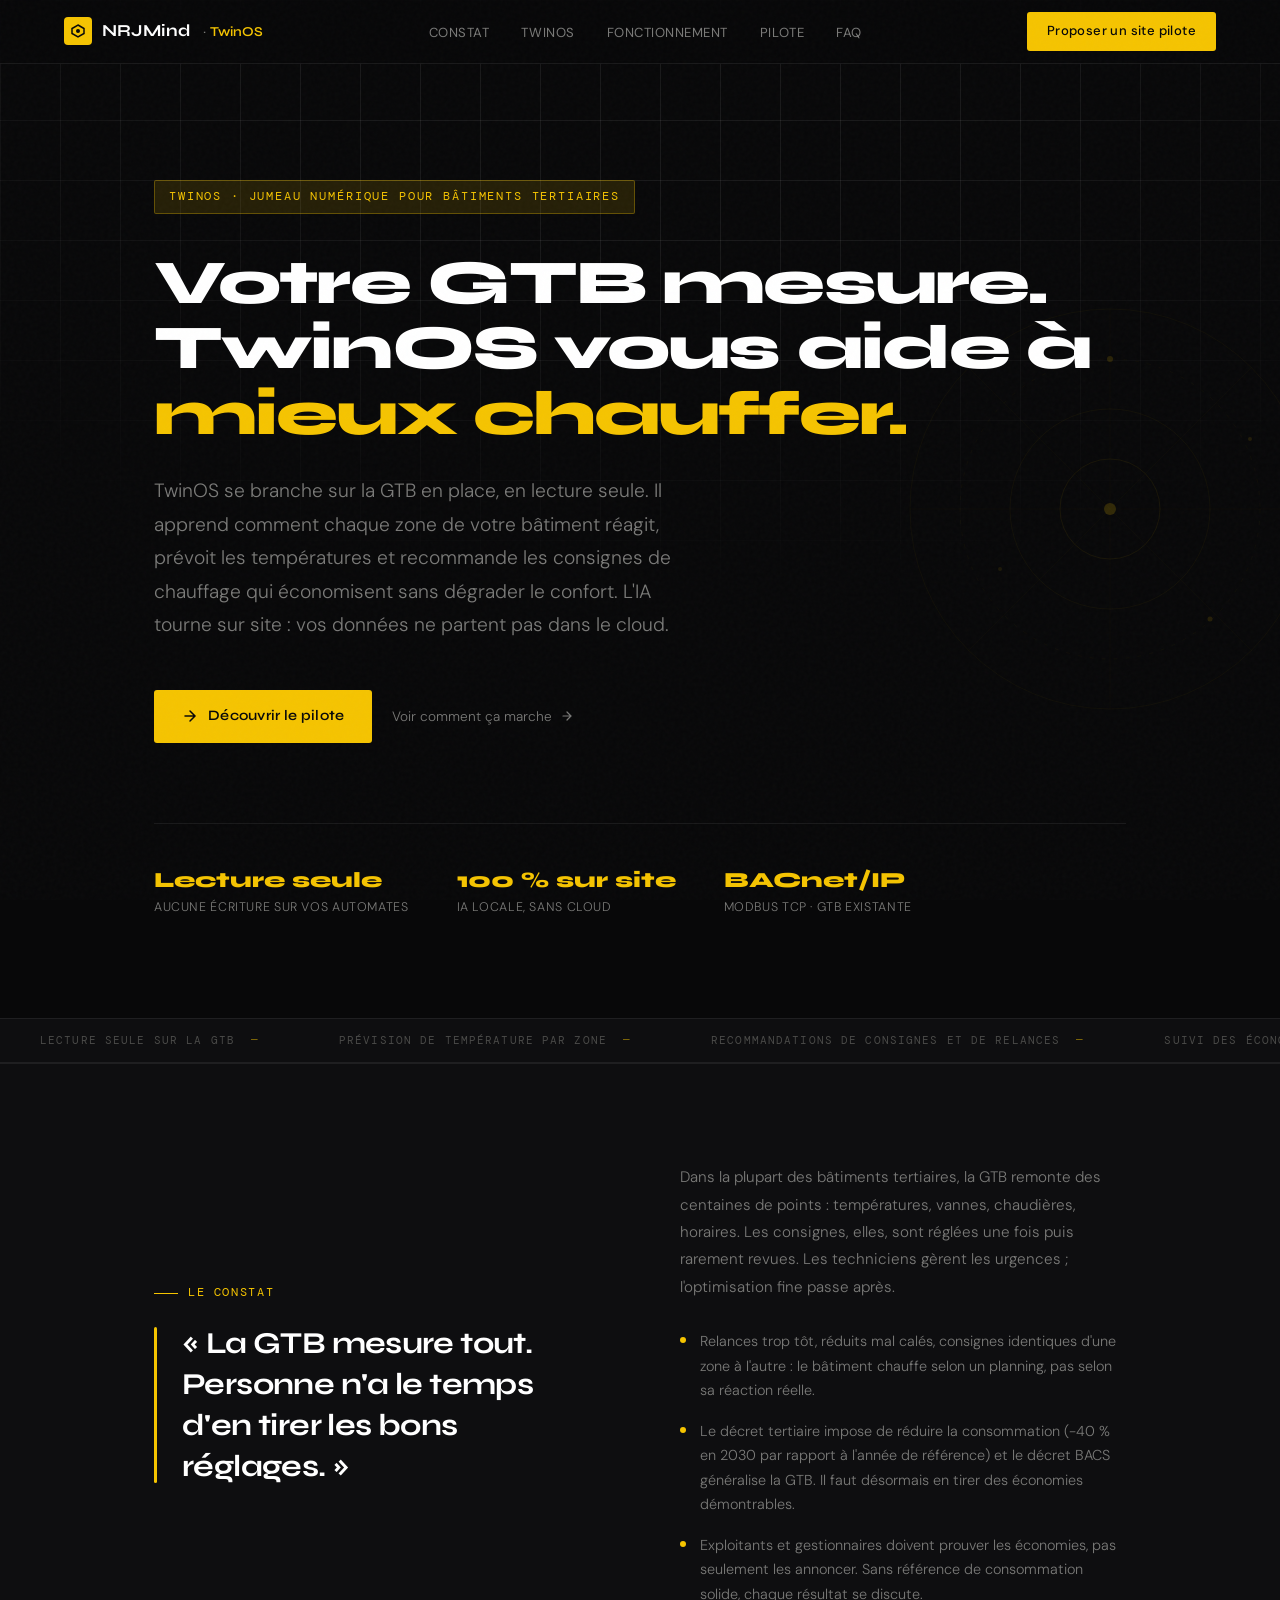
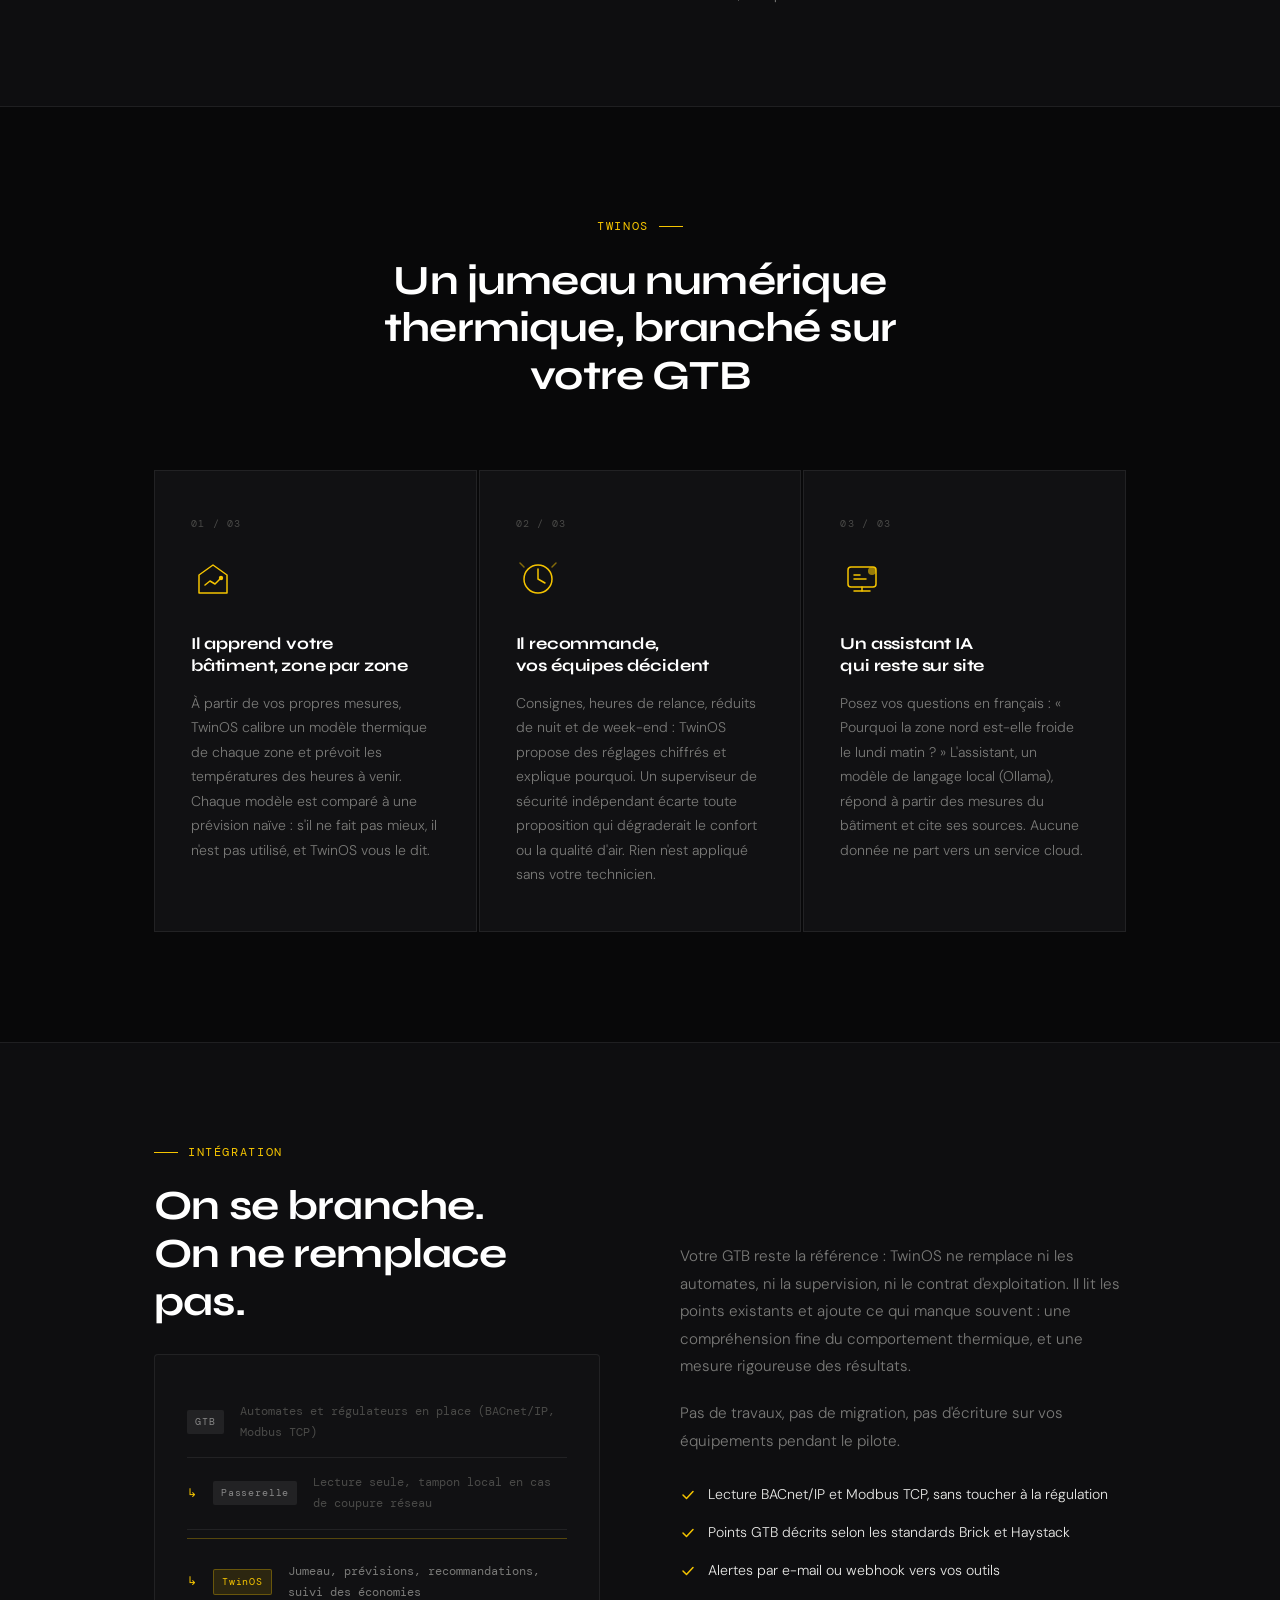
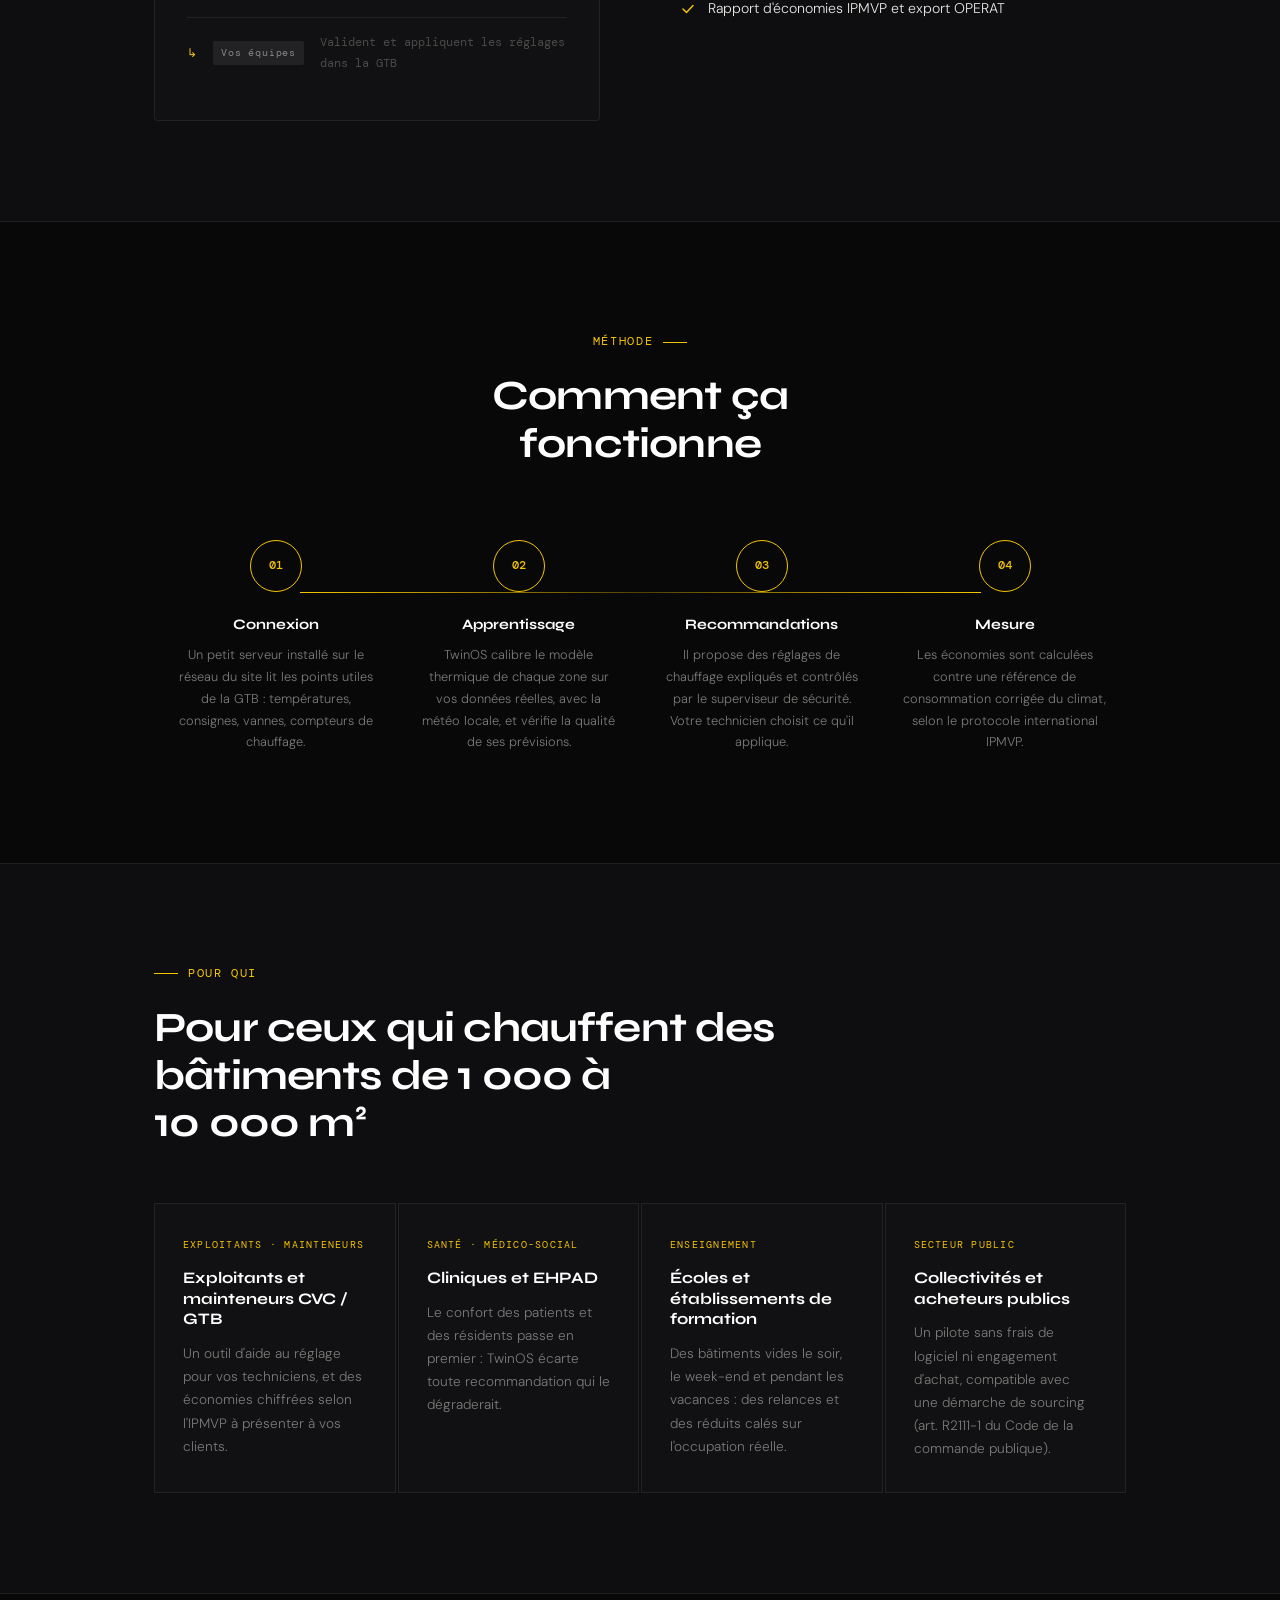
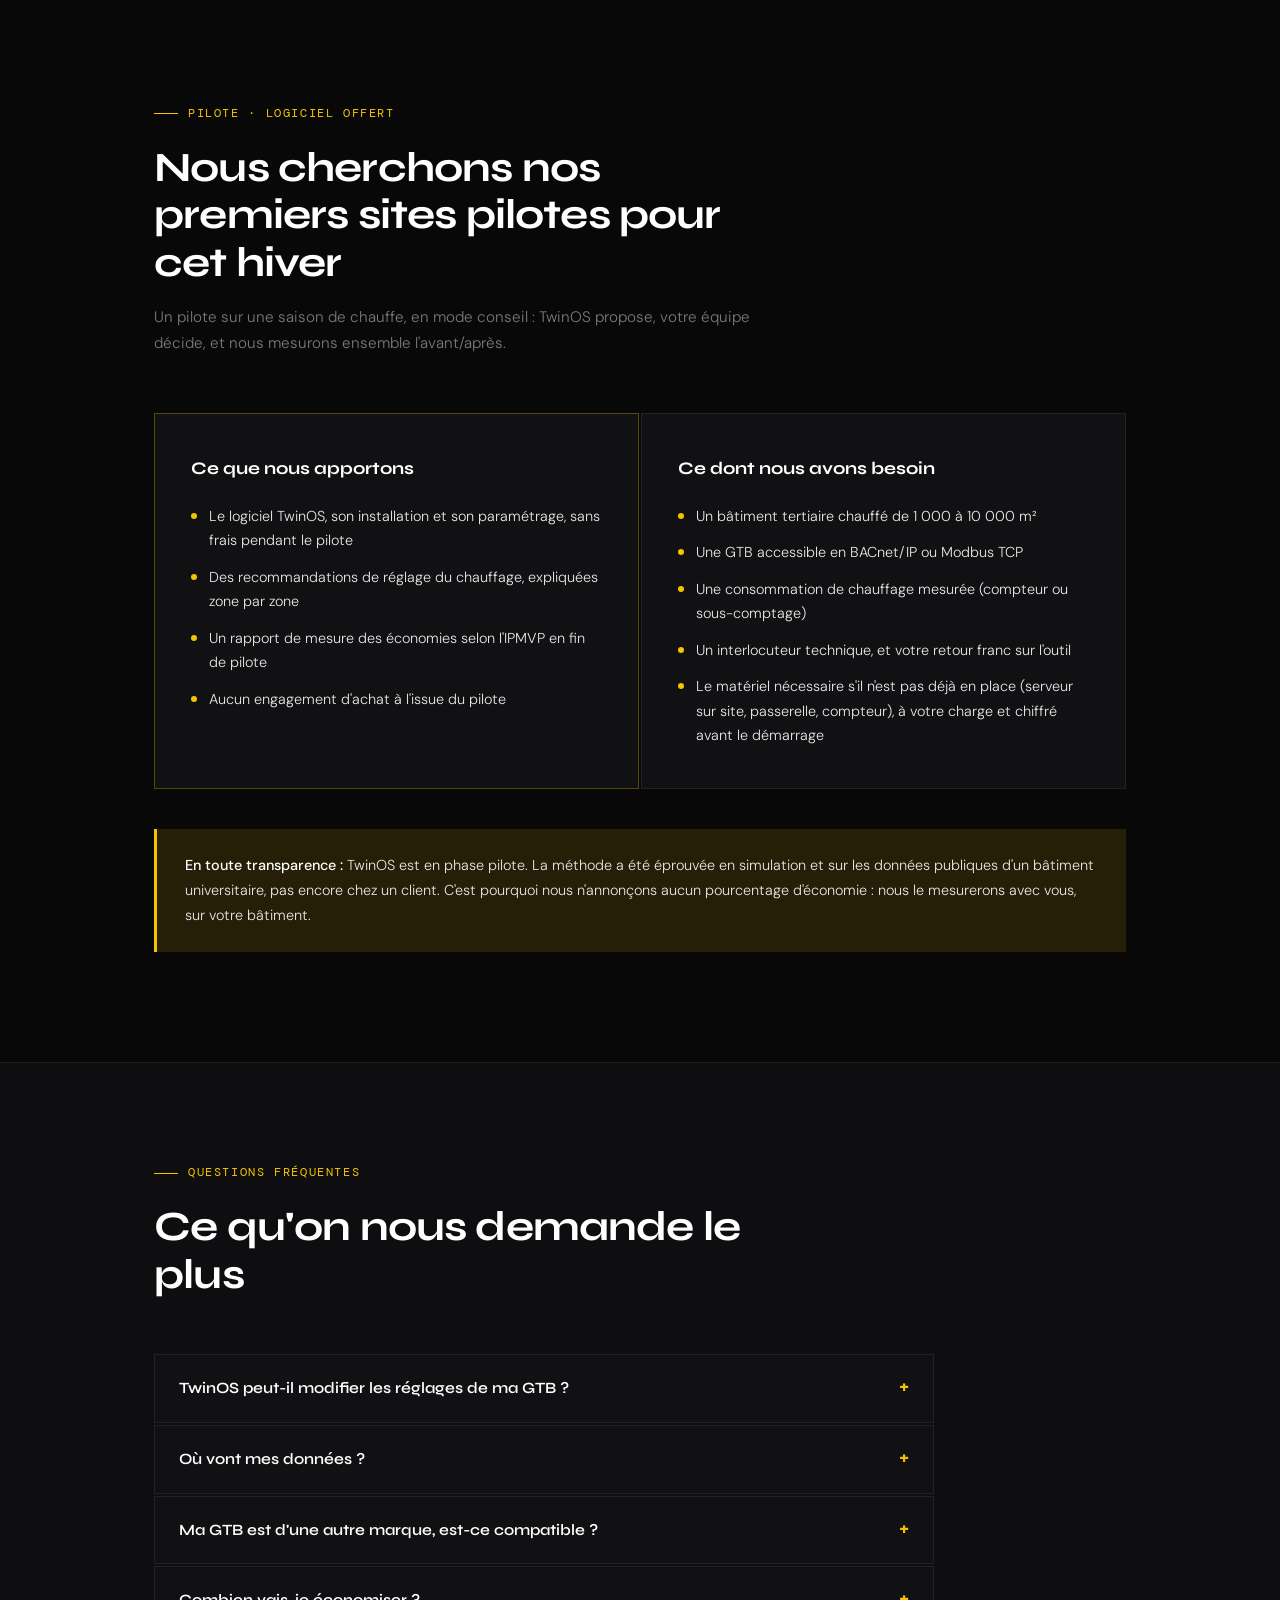
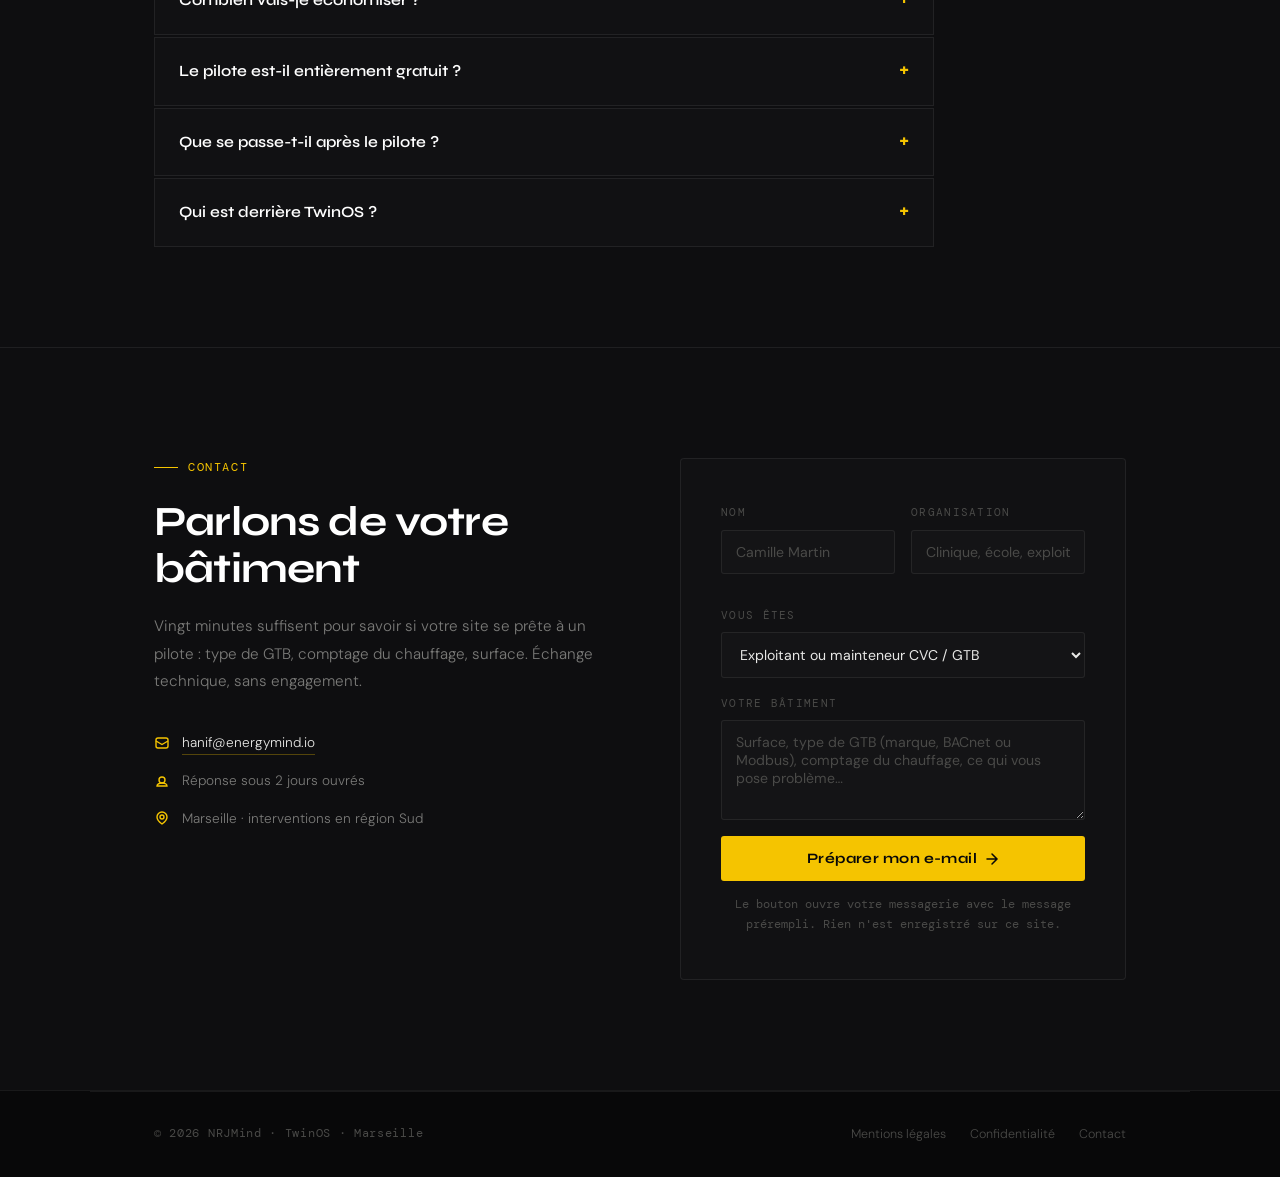
<file: index.html>
<!DOCTYPE html>
<html lang="fr">
<head>
<meta charset="UTF-8">
<meta name="viewport" content="width=device-width, initial-scale=1.0">
<title>TwinOS par NRJMind · Jumeau numérique pour le chauffage des bâtiments tertiaires</title>
<meta name="description" content="TwinOS se branche sur la GTB existante (BACnet/IP, Modbus TCP) en lecture seule, apprend la dynamique thermique de chaque zone et recommande les consignes de chauffage. IA locale, sans cloud. Pilote cet hiver, logiciel offert.">
<link rel="canonical" href="https://energymind.io/">
<meta property="og:type" content="website">
<meta property="og:url" content="https://energymind.io/">
<meta property="og:title" content="TwinOS par NRJMind · Jumeau numérique de chauffage pour bâtiments tertiaires">
<meta property="og:description" content="Branché sur votre GTB, en lecture seule. Prévisions par zone, recommandations de consignes, suivi des économies IPMVP. IA locale, sans cloud.">
<meta property="og:locale" content="fr_FR">
<meta name="theme-color" content="#080809">
<link rel="icon" href="data:image/svg+xml,%3Csvg xmlns='http://www.w3.org/2000/svg' viewBox='0 0 16 16'%3E%3Crect width='16' height='16' rx='3' fill='%23F5C400'/%3E%3Cpath d='M8 3L13 5.9V10.1L8 13L3 10.1V5.9L8 3Z' fill='none' stroke='%23080809' stroke-width='1.3'/%3E%3Ccircle cx='8' cy='8' r='1.7' fill='%23080809'/%3E%3C/svg%3E">
<link rel="preload" href="fonts/syne.woff2" as="font" type="font/woff2" crossorigin>
<link rel="preload" href="fonts/dmsans.woff2" as="font" type="font/woff2" crossorigin>
<link rel="stylesheet" href="style.css">
</head>
<body>

<!-- ─── NAV ─── -->
<nav>
  <a href="#" class="nav-logo" aria-label="NRJMind, accueil">
    <span class="logo-mark" aria-hidden="true">
      <svg width="16" height="16" viewBox="0 0 16 16" fill="none">
        <path d="M8 2L14 5.5V10.5L8 14L2 10.5V5.5L8 2Z" stroke="#080809" stroke-width="1.5"/>
        <circle cx="8" cy="8" r="2" fill="#080809"/>
      </svg>
    </span>
    NRJMind <span class="product">· <b>TwinOS</b></span>
  </a>
  <ul class="nav-links">
    <li><a href="#problem">Constat</a></li>
    <li><a href="#solution">TwinOS</a></li>
    <li><a href="#how">Fonctionnement</a></li>
    <li><a href="#pilote">Pilote</a></li>
    <li><a href="#faq">FAQ</a></li>
  </ul>
  <a href="#contact" class="nav-cta">Proposer un site pilote</a>
</nav>

<main>
<!-- ─── HERO ─── -->
<section id="hero">
  <div class="grid-bg"></div>
  <div class="hero-deco" aria-hidden="true">
    <div class="hero-deco-inner">
      <svg viewBox="0 0 420 420" fill="none" xmlns="http://www.w3.org/2000/svg" width="100%" height="100%">
        <circle cx="210" cy="210" r="200" stroke="rgba(245,196,0,0.1)" stroke-width="1"/>
        <circle cx="210" cy="210" r="150" stroke="rgba(245,196,0,0.08)" stroke-width="1" stroke-dasharray="4 8"/>
        <circle cx="210" cy="210" r="100" stroke="rgba(245,196,0,0.12)" stroke-width="1"/>
        <circle cx="210" cy="210" r="50" stroke="rgba(245,196,0,0.2)" stroke-width="1"/>
        <circle cx="210" cy="210" r="6" fill="rgba(245,196,0,0.5)"/>
        <line x1="210" y1="10" x2="210" y2="410" stroke="rgba(245,196,0,0.05)" stroke-width="1"/>
        <line x1="10" y1="210" x2="410" y2="210" stroke="rgba(245,196,0,0.05)" stroke-width="1"/>
        <line x1="68" y1="68" x2="352" y2="352" stroke="rgba(245,196,0,0.05)" stroke-width="1"/>
        <line x1="352" y1="68" x2="68" y2="352" stroke="rgba(245,196,0,0.05)" stroke-width="1"/>
        <circle cx="210" cy="60" r="3" fill="rgba(245,196,0,0.4)"/>
        <circle cx="350" cy="140" r="2" fill="rgba(245,196,0,0.3)"/>
        <circle cx="310" cy="320" r="2.5" fill="rgba(245,196,0,0.35)"/>
        <circle cx="100" cy="270" r="2" fill="rgba(245,196,0,0.25)"/>
      </svg>
    </div>
  </div>

  <div class="hero-inner">
    <span class="hero-tag">TwinOS · Jumeau numérique pour bâtiments tertiaires</span>
    <h1 class="hero-title">
      Votre GTB mesure.<br>
      TwinOS vous aide à<br>
      <span class="accent">mieux chauffer.</span>
    </h1>
    <p class="hero-sub">
      TwinOS se branche sur la GTB en place, en lecture seule. Il apprend comment chaque zone de votre bâtiment réagit, prévoit les températures et recommande les consignes de chauffage qui économisent sans dégrader le confort. L'IA tourne sur site : vos données ne partent pas dans le cloud.
    </p>
    <div class="hero-actions">
      <a href="#pilote" class="btn-primary">
        <svg width="16" height="16" viewBox="0 0 16 16" fill="none" aria-hidden="true">
          <path d="M8 3L13 8L8 13M3 8H13" stroke="currentColor" stroke-width="1.5" stroke-linecap="round"/>
        </svg>
        Découvrir le pilote
      </a>
      <a href="#how" class="btn-ghost">
        Voir comment ça marche
        <svg width="14" height="14" viewBox="0 0 14 14" fill="none" aria-hidden="true">
          <path d="M3 7H11M7 3L11 7L7 11" stroke="currentColor" stroke-width="1.2" stroke-linecap="round"/>
        </svg>
      </a>
    </div>
    <div class="hero-stats">
      <div>
        <div class="stat-num small">Lecture seule</div>
        <div class="stat-label">Aucune écriture sur vos automates</div>
      </div>
      <div>
        <div class="stat-num small">100&nbsp;%&nbsp;sur site</div>
        <div class="stat-label">IA locale, sans cloud</div>
      </div>
      <div>
        <div class="stat-num small">BACnet/IP</div>
        <div class="stat-label">Modbus TCP · GTB existante</div>
      </div>
    </div>
  </div>
</section>

<!-- ─── TICKER ─── -->
<div class="ticker-wrap" aria-hidden="true">
  <div class="ticker">
    <span class="ticker-item">Lecture seule sur la GTB <span class="sep">—</span></span>
    <span class="ticker-item">Prévision de température par zone <span class="sep">—</span></span>
    <span class="ticker-item">Recommandations de consignes et de relances <span class="sep">—</span></span>
    <span class="ticker-item">Suivi des économies selon l'IPMVP <span class="sep">—</span></span>
    <span class="ticker-item">Export pour la déclaration OPERAT <span class="sep">—</span></span>
    <span class="ticker-item">Aucune donnée envoyée vers l'extérieur <span class="sep">—</span></span>
    <span class="ticker-item">Lecture seule sur la GTB <span class="sep">—</span></span>
    <span class="ticker-item">Prévision de température par zone <span class="sep">—</span></span>
    <span class="ticker-item">Recommandations de consignes et de relances <span class="sep">—</span></span>
    <span class="ticker-item">Suivi des économies selon l'IPMVP <span class="sep">—</span></span>
    <span class="ticker-item">Export pour la déclaration OPERAT <span class="sep">—</span></span>
    <span class="ticker-item">Aucune donnée envoyée vers l'extérieur <span class="sep">—</span></span>
  </div>
</div>

<!-- ─── PROBLEM ─── -->
<section id="problem">
  <div class="container">
    <div class="problem-inner">
      <div class="reveal">
        <div class="label">Le constat</div>
        <blockquote class="problem-quote">
          « La GTB mesure tout. Personne n'a le temps d'en tirer les bons réglages. »
        </blockquote>
      </div>
      <div class="reveal">
        <p class="problem-body">
          Dans la plupart des bâtiments tertiaires, la GTB remonte des centaines de points : températures, vannes, chaudières, horaires. Les consignes, elles, sont réglées une fois puis rarement revues. Les techniciens gèrent les urgences ; l'optimisation fine passe après.
        </p>
        <div class="problem-points">
          <div class="problem-point">
            <span class="dot"></span>
            <span>Relances trop tôt, réduits mal calés, consignes identiques d'une zone à l'autre : le bâtiment chauffe selon un planning, pas selon sa réaction réelle.</span>
          </div>
          <div class="problem-point">
            <span class="dot"></span>
            <span>Le décret tertiaire impose de réduire la consommation (−40&nbsp;% en 2030 par rapport à l'année de référence) et le décret BACS généralise la GTB. Il faut désormais en tirer des économies démontrables.</span>
          </div>
          <div class="problem-point">
            <span class="dot"></span>
            <span>Exploitants et gestionnaires doivent prouver les économies, pas seulement les annoncer. Sans référence de consommation solide, chaque résultat se discute.</span>
          </div>
        </div>
      </div>
    </div>
  </div>
</section>

<!-- ─── SOLUTION ─── -->
<section id="solution">
  <div class="container">
    <div class="solution-header reveal">
      <div class="label">TwinOS</div>
      <h2>Un jumeau numérique thermique, branché sur votre GTB</h2>
    </div>
    <div class="pillars">

      <div class="pillar reveal">
        <div class="pillar-num">01 / 03</div>
        <svg class="pillar-icon" viewBox="0 0 44 44" fill="none" stroke="currentColor" stroke-width="1.5" aria-hidden="true">
          <path d="M8 36V18L22 8L36 18V36Z" stroke-linejoin="round"/>
          <path d="M14 28 L19 24 L24 27 L30 21" stroke-linecap="round" stroke-linejoin="round"/>
          <circle cx="30" cy="21" r="2.2" fill="currentColor" stroke="none"/>
        </svg>
        <h3>Il apprend votre<br>bâtiment, zone par zone</h3>
        <p>À partir de vos propres mesures, TwinOS calibre un modèle thermique de chaque zone et prévoit les températures des heures à venir. Chaque modèle est comparé à une prévision naïve : s'il ne fait pas mieux, il n'est pas utilisé, et TwinOS vous le dit.</p>
      </div>

      <div class="pillar reveal">
        <div class="pillar-num">02 / 03</div>
        <svg class="pillar-icon" viewBox="0 0 44 44" fill="none" stroke="currentColor" stroke-width="1.5" aria-hidden="true">
          <circle cx="22" cy="22" r="14"/>
          <path d="M22 12V22L29 26" stroke-linecap="round" stroke-linejoin="round"/>
          <path d="M36 10L40 6 M8 10L4 6" stroke-linecap="round" opacity="0.5"/>
        </svg>
        <h3>Il recommande,<br>vos équipes décident</h3>
        <p>Consignes, heures de relance, réduits de nuit et de week-end : TwinOS propose des réglages chiffrés et explique pourquoi. Un superviseur de sécurité indépendant écarte toute proposition qui dégraderait le confort ou la qualité d'air. Rien n'est appliqué sans votre technicien.</p>
      </div>

      <div class="pillar reveal">
        <div class="pillar-num">03 / 03</div>
        <svg class="pillar-icon" viewBox="0 0 44 44" fill="none" stroke="currentColor" stroke-width="1.5" aria-hidden="true">
          <rect x="8" y="10" width="28" height="20" rx="3"/>
          <path d="M14 34 L30 34" stroke-linecap="round"/>
          <path d="M22 30 L22 34" stroke-linecap="round"/>
          <path d="M14 18 L20 18 M14 22 L26 22" stroke-linecap="round"/>
          <circle cx="32" cy="14" r="4" fill="currentColor" stroke="none" opacity="0.6"/>
        </svg>
        <h3>Un assistant IA<br>qui reste sur site</h3>
        <p>Posez vos questions en français : « Pourquoi la zone nord est-elle froide le lundi matin ? » L'assistant, un modèle de langage local (Ollama), répond à partir des mesures du bâtiment et cite ses sources. Aucune donnée ne part vers un service cloud.</p>
      </div>

    </div>
  </div>
</section>

<!-- ─── INTÉGRATION ─── -->
<section id="gmao">
  <div class="container">
    <div class="gmao-inner">
      <div class="gmao-visual reveal">
        <div class="label">Intégration</div>
        <h2 style="margin-bottom: 28px;">On se branche.<br>On ne remplace pas.</h2>
        <div class="gmao-diagram">
          <div class="diag-row">
            <span class="diag-badge gmao-tag">GTB</span>
            <span style="flex:1; color: var(--text-dim);">Automates et régulateurs en place (BACnet/IP, Modbus TCP)</span>
          </div>
          <div class="diag-row">
            <span class="diag-arrow">↳</span>
            <span class="diag-badge gmao-tag">Passerelle</span>
            <span style="flex:1; color: var(--text-dim);">Lecture seule, tampon local en cas de coupure réseau</span>
          </div>
          <div class="diag-row" style="border-bottom: 1px solid var(--gold-border); margin: 8px 0; padding: 0;"></div>
          <div class="diag-row">
            <span class="diag-arrow">↳</span>
            <span class="diag-badge em-tag">TwinOS</span>
            <span style="flex:1; color: var(--text-muted);">Jumeau, prévisions, recommandations, suivi des économies</span>
          </div>
          <div class="diag-row">
            <span class="diag-arrow">↳</span>
            <span class="diag-badge gmao-tag">Vos équipes</span>
            <span style="flex:1; color: var(--text-dim);">Valident et appliquent les réglages dans la GTB</span>
          </div>
        </div>
      </div>
      <div class="gmao-content reveal">
        <p>
          Votre GTB reste la référence : TwinOS ne remplace ni les automates, ni la supervision, ni le contrat d'exploitation. Il lit les points existants et ajoute ce qui manque souvent : une compréhension fine du comportement thermique, et une mesure rigoureuse des résultats.
        </p>
        <p>
          Pas de travaux, pas de migration, pas d'écriture sur vos équipements pendant le pilote.
        </p>
        <div class="gmao-points">
          <div class="gmao-point">
            <svg width="16" height="16" viewBox="0 0 16 16" fill="none" stroke="currentColor" stroke-width="1.5" aria-hidden="true"><path d="M3 8L6.5 11.5L13 4.5" stroke-linecap="round" stroke-linejoin="round"/></svg>
            Lecture BACnet/IP et Modbus TCP, sans toucher à la régulation
          </div>
          <div class="gmao-point">
            <svg width="16" height="16" viewBox="0 0 16 16" fill="none" stroke="currentColor" stroke-width="1.5" aria-hidden="true"><path d="M3 8L6.5 11.5L13 4.5" stroke-linecap="round" stroke-linejoin="round"/></svg>
            Points GTB décrits selon les standards Brick et Haystack
          </div>
          <div class="gmao-point">
            <svg width="16" height="16" viewBox="0 0 16 16" fill="none" stroke="currentColor" stroke-width="1.5" aria-hidden="true"><path d="M3 8L6.5 11.5L13 4.5" stroke-linecap="round" stroke-linejoin="round"/></svg>
            Alertes par e-mail ou webhook vers vos outils
          </div>
          <div class="gmao-point">
            <svg width="16" height="16" viewBox="0 0 16 16" fill="none" stroke="currentColor" stroke-width="1.5" aria-hidden="true"><path d="M3 8L6.5 11.5L13 4.5" stroke-linecap="round" stroke-linejoin="round"/></svg>
            Rapport d'économies IPMVP et export OPERAT
          </div>
        </div>
      </div>
    </div>
  </div>
</section>

<!-- ─── HOW IT WORKS ─── -->
<section id="how">
  <div class="container">
    <div class="how-header solution-header reveal">
      <div class="label">Méthode</div>
      <h2>Comment ça fonctionne</h2>
    </div>

    <div class="pipeline">

      <div class="step reveal">
        <div class="step-num-wrap"><span class="step-num">01</span></div>
        <h4>Connexion</h4>
        <p>Un petit serveur installé sur le réseau du site lit les points utiles de la GTB : températures, consignes, vannes, compteurs de chauffage.</p>
      </div>

      <div class="step reveal">
        <div class="step-num-wrap"><span class="step-num">02</span></div>
        <h4>Apprentissage</h4>
        <p>TwinOS calibre le modèle thermique de chaque zone sur vos données réelles, avec la météo locale, et vérifie la qualité de ses prévisions.</p>
      </div>

      <div class="step reveal">
        <div class="step-num-wrap"><span class="step-num">03</span></div>
        <h4>Recommandations</h4>
        <p>Il propose des réglages de chauffage expliqués et contrôlés par le superviseur de sécurité. Votre technicien choisit ce qu'il applique.</p>
      </div>

      <div class="step reveal">
        <div class="step-num-wrap"><span class="step-num">04</span></div>
        <h4>Mesure</h4>
        <p>Les économies sont calculées contre une référence de consommation corrigée du climat, selon le protocole international IPMVP.</p>
      </div>

    </div>
  </div>
</section>

<!-- ─── POUR QUI ─── -->
<section id="audiences">
  <div class="container">
    <div class="section-head reveal">
      <div class="label">Pour qui</div>
      <h2>Pour ceux qui chauffent des bâtiments de 1&nbsp;000 à 10&nbsp;000&nbsp;m²</h2>
    </div>
    <div class="audience-grid">
      <div class="audience reveal">
        <span class="tag">Exploitants · Mainteneurs</span>
        <h3>Exploitants et mainteneurs CVC / GTB</h3>
        <p>Un outil d'aide au réglage pour vos techniciens, et des économies chiffrées selon l'IPMVP à présenter à vos clients.</p>
      </div>
      <div class="audience reveal">
        <span class="tag">Santé · Médico-social</span>
        <h3>Cliniques et EHPAD</h3>
        <p>Le confort des patients et des résidents passe en premier : TwinOS écarte toute recommandation qui le dégraderait.</p>
      </div>
      <div class="audience reveal">
        <span class="tag">Enseignement</span>
        <h3>Écoles et établissements de formation</h3>
        <p>Des bâtiments vides le soir, le week-end et pendant les vacances : des relances et des réduits calés sur l'occupation réelle.</p>
      </div>
      <div class="audience reveal">
        <span class="tag">Secteur public</span>
        <h3>Collectivités et acheteurs publics</h3>
        <p>Un pilote sans frais de logiciel ni engagement d'achat, compatible avec une démarche de sourcing (art. R2111-1 du Code de la commande publique).</p>
      </div>
    </div>
  </div>
</section>

<!-- ─── PILOTE ─── -->
<section id="pilote">
  <div class="container">
    <div class="section-head reveal">
      <div class="label">Pilote · logiciel offert</div>
      <h2>Nous cherchons nos premiers sites pilotes pour cet hiver</h2>
      <p>Un pilote sur une saison de chauffe, en mode conseil : TwinOS propose, votre équipe décide, et nous mesurons ensemble l'avant/après.</p>
    </div>
    <div class="pilot-grid">
      <div class="pilot-card give reveal">
        <h3>Ce que nous apportons</h3>
        <ul class="check-list">
          <li>Le logiciel TwinOS, son installation et son paramétrage, sans frais pendant le pilote</li>
          <li>Des recommandations de réglage du chauffage, expliquées zone par zone</li>
          <li>Un rapport de mesure des économies selon l'IPMVP en fin de pilote</li>
          <li>Aucun engagement d'achat à l'issue du pilote</li>
        </ul>
      </div>
      <div class="pilot-card reveal">
        <h3>Ce dont nous avons besoin</h3>
        <ul class="check-list">
          <li>Un bâtiment tertiaire chauffé de 1&nbsp;000 à 10&nbsp;000&nbsp;m²</li>
          <li>Une GTB accessible en BACnet/IP ou Modbus TCP</li>
          <li>Une consommation de chauffage mesurée (compteur ou sous-comptage)</li>
          <li>Un interlocuteur technique, et votre retour franc sur l'outil</li>
          <li>Le matériel nécessaire s'il n'est pas déjà en place (serveur sur site, passerelle, compteur), à votre charge et chiffré avant le démarrage</li>
        </ul>
      </div>
    </div>
    <div class="honesty reveal">
      <strong>En toute transparence :</strong> TwinOS est en phase pilote. La méthode a été éprouvée en simulation et sur les données publiques d'un bâtiment universitaire, pas encore chez un client. C'est pourquoi nous n'annonçons aucun pourcentage d'économie : nous le mesurerons avec vous, sur votre bâtiment.
    </div>
  </div>
</section>

<!-- ─── FAQ ─── -->
<section id="faq">
  <div class="container">
    <div class="section-head reveal">
      <div class="label">Questions fréquentes</div>
      <h2>Ce qu'on nous demande le plus</h2>
    </div>
    <div class="faq-list reveal">
      <details>
        <summary>TwinOS peut-il modifier les réglages de ma GTB ?</summary>
        <p>Non. Pendant le pilote, TwinOS fonctionne en lecture seule : il ne peut physiquement rien écrire sur vos automates. Il propose des réglages ; c'est votre technicien qui les applique, s'il le souhaite.</p>
      </details>
      <details>
        <summary>Où vont mes données ?</summary>
        <p>Nulle part. TwinOS et son assistant IA tournent sur un serveur installé sur votre site. Aucune mesure n'est envoyée vers un service cloud, ce qui simplifie aussi la validation par votre DSI.</p>
      </details>
      <details>
        <summary>Ma GTB est d'une autre marque, est-ce compatible ?</summary>
        <p>TwinOS lit les protocoles standards BACnet/IP et Modbus TCP, que proposent la plupart des GTB récentes, quelle que soit la marque. Si votre installation utilise autre chose, parlons-en : nous regarderons ensemble ce qui est faisable.</p>
      </details>
      <details>
        <summary>Combien vais-je économiser ?</summary>
        <p>Nous ne l'annoncerons pas avant de l'avoir mesuré. Le pilote sert justement à établir une référence de consommation, puis à mesurer l'écart selon l'IPMVP. Si TwinOS n'apporte rien sur votre bâtiment, vous le saurez aussi.</p>
      </details>
      <details>
        <summary>Le pilote est-il entièrement gratuit ?</summary>
        <p>Le logiciel TwinOS, son installation et son paramétrage sont offerts pendant le pilote. Si votre site n'a pas déjà le matériel nécessaire (un serveur sur site, une passerelle vers la GTB ou un compteur de chauffage), ce matériel reste à votre charge. Nous le chiffrons avec vous avant de démarrer, pour que rien ne vous surprenne.</p>
      </details>
      <details>
        <summary>Que se passe-t-il après le pilote ?</summary>
        <p>Rien d'automatique. Si les résultats vous convainquent, nous vous proposerons un abonnement annuel. Sinon, vous arrêtez là : vous gardez le rapport de mesure, et le matériel éventuellement acheté reste le vôtre.</p>
      </details>
      <details>
        <summary>Qui est derrière TwinOS ?</summary>
        <p>TwinOS est conçu et développé à Marseille sous la marque NRJMind, autour d'une conviction : l'IA appliquée à l'énergie des bâtiments doit tourner sur site, au service des équipes techniques.</p>
      </details>
    </div>
  </div>
</section>

<!-- ─── CONTACT ─── -->
<section id="contact">
  <div class="container">
    <div class="contact-inner">
      <div class="contact-content reveal">
        <div class="label">Contact</div>
        <h2>Parlons de votre bâtiment</h2>
        <p>
          Vingt minutes suffisent pour savoir si votre site se prête à un pilote : type de GTB, comptage du chauffage, surface. Échange technique, sans engagement.
        </p>
        <div class="contact-info">
          <div class="info-item">
            <svg width="16" height="16" viewBox="0 0 16 16" fill="none" stroke="currentColor" stroke-width="1.4" aria-hidden="true">
              <rect x="2" y="3" width="12" height="10" rx="2"/>
              <path d="M2 6L8 9.5L14 6"/>
            </svg>
            <a href="mailto:hanif@energymind.io">hanif@energymind.io</a>
          </div>
          <div class="info-item">
            <svg width="16" height="16" viewBox="0 0 16 16" fill="none" stroke="currentColor" stroke-width="1.4" aria-hidden="true">
              <circle cx="8" cy="7" r="3"/>
              <path d="M8 10C5 10 3 11.5 3 13H13C13 11.5 11 10 8 10Z"/>
            </svg>
            Réponse sous 2 jours ouvrés
          </div>
          <div class="info-item">
            <svg width="16" height="16" viewBox="0 0 16 16" fill="none" stroke="currentColor" stroke-width="1.4" aria-hidden="true">
              <path d="M8 2C5.24 2 3 4.24 3 7C3 10.5 8 14 8 14C8 14 13 10.5 13 7C13 4.24 10.76 2 8 2Z"/>
              <circle cx="8" cy="7" r="2"/>
            </svg>
            Marseille · interventions en région Sud
          </div>
        </div>
      </div>

      <div class="contact-form reveal">
        <form id="contactForm" novalidate>
          <div class="form-row">
            <div class="form-group">
              <label for="name">Nom</label>
              <input type="text" id="name" autocomplete="name" placeholder="Camille Martin" required>
            </div>
            <div class="form-group">
              <label for="company">Organisation</label>
              <input type="text" id="company" autocomplete="organization" placeholder="Clinique, école, exploitant…">
            </div>
          </div>
          <div class="form-group">
            <label for="profile">Vous êtes</label>
            <select id="profile">
              <option>Exploitant ou mainteneur CVC / GTB</option>
              <option>Clinique ou EHPAD</option>
              <option>Établissement d'enseignement</option>
              <option>Collectivité ou acheteur public</option>
              <option>Propriétaire ou gestionnaire de bâtiments</option>
              <option>Autre</option>
            </select>
          </div>
          <div class="form-group">
            <label for="message">Votre bâtiment</label>
            <textarea id="message" placeholder="Surface, type de GTB (marque, BACnet ou Modbus), comptage du chauffage, ce qui vous pose problème…"></textarea>
          </div>
          <button type="submit" class="form-submit">
            Préparer mon e-mail
            <svg width="14" height="14" viewBox="0 0 14 14" fill="none" stroke="currentColor" stroke-width="1.5" aria-hidden="true">
              <path d="M2 7H12M7 2L12 7L7 12" stroke-linecap="round"/>
            </svg>
          </button>
          <p class="form-note">Le bouton ouvre votre messagerie avec le message prérempli. Rien n'est enregistré sur ce site.</p>
        </form>
      </div>
    </div>
  </div>
</section>
</main>

<!-- ─── FOOTER ─── -->
<div style="border-top: 1px solid var(--line);">
  <footer>
    <div class="footer-left">© 2026 NRJMind · TwinOS · Marseille</div>
    <div class="footer-right">
      <a href="mentions-legales.html">Mentions légales</a>
      <a href="confidentialite.html">Confidentialité</a>
      <a href="#contact">Contact</a>
    </div>
  </footer>
</div>

<script>
  // ─── SCROLL REVEAL ───
  const reveals = document.querySelectorAll('.reveal');
  if ('IntersectionObserver' in window) {
    const observer = new IntersectionObserver((entries) => {
      entries.forEach((entry) => {
        if (entry.isIntersecting) {
          setTimeout(() => entry.target.classList.add('visible'), 80);
          observer.unobserve(entry.target);
        }
      });
    }, { threshold: 0.1, rootMargin: '0px 0px -40px 0px' });
    reveals.forEach(el => observer.observe(el));
  } else {
    reveals.forEach(el => el.classList.add('visible'));
  }

  document.querySelectorAll('.pillars, .pipeline, .audience-grid, .pilot-grid').forEach(parent => {
    parent.querySelectorAll('.reveal').forEach((el, i) => {
      el.style.transitionDelay = `${i * 0.1}s`;
    });
  });

  // ─── FORMULAIRE → E-MAIL PRÉREMPLI ───
  // GitHub Pages ne peut pas recevoir de formulaire : on ouvre la messagerie du visiteur.
  const CONTACT = 'hanif@energymind.io';
  document.getElementById('contactForm').addEventListener('submit', (e) => {
    e.preventDefault();
    const name = document.getElementById('name');
    if (!name.value.trim()) {
      name.style.borderColor = 'rgba(245,100,100,0.6)';
      name.focus();
      return;
    }
    const company = document.getElementById('company').value.trim();
    const profile = document.getElementById('profile').value;
    const message = document.getElementById('message').value.trim();
    const subject = `Pilote TwinOS${company ? ' · ' + company : ''}`;
    const body = [
      'Bonjour,',
      '',
      message || 'Je souhaite échanger sur un pilote TwinOS pour notre bâtiment.',
      '',
      `${name.value.trim()}${company ? ', ' + company : ''}`,
      `Profil : ${profile}`
    ].join('\n');
    window.location.href = `mailto:${CONTACT}?subject=${encodeURIComponent(subject)}&body=${encodeURIComponent(body)}`;
  });

  // ─── NAV ACTIVE LINK ───
  const sections = document.querySelectorAll('section[id]');
  const navLinks = document.querySelectorAll('.nav-links a');
  window.addEventListener('scroll', () => {
    let current = '';
    sections.forEach(s => { if (window.scrollY >= s.offsetTop - 120) current = s.id; });
    navLinks.forEach(a => {
      a.style.color = a.getAttribute('href') === `#${current}` ? 'var(--gold)' : '';
    });
  }, { passive: true });
</script>
</body>
</html>
</file>
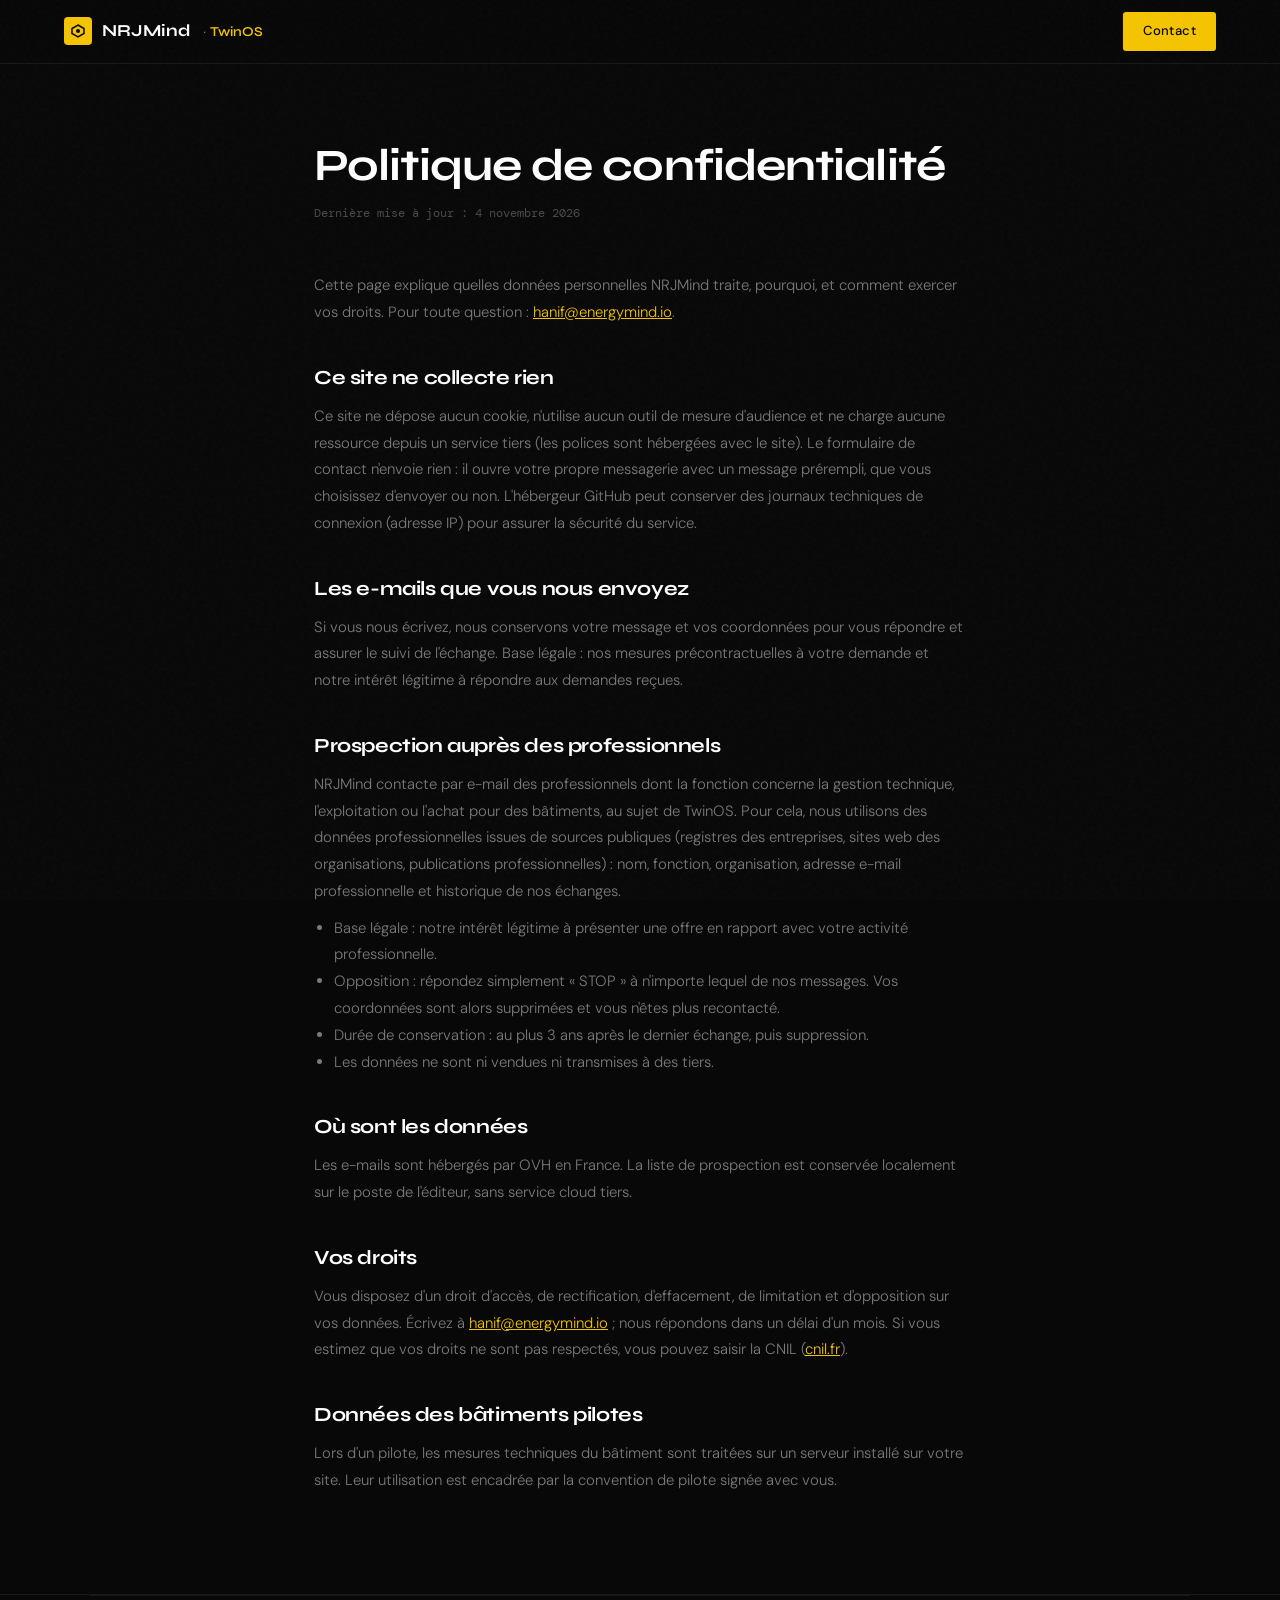
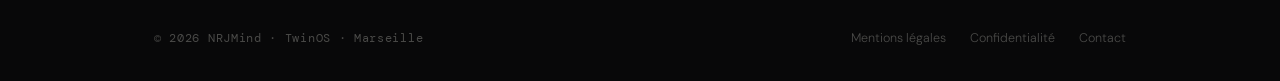
<file: confidentialite.html>
<!DOCTYPE html>
<html lang="fr">
<head>
<meta charset="UTF-8">
<meta name="viewport" content="width=device-width, initial-scale=1.0">
<title>Politique de confidentialité · NRJMind</title>
<meta name="robots" content="noindex">
<link rel="icon" href="data:image/svg+xml,%3Csvg xmlns='http://www.w3.org/2000/svg' viewBox='0 0 16 16'%3E%3Crect width='16' height='16' rx='3' fill='%23F5C400'/%3E%3Cpath d='M8 3L13 5.9V10.1L8 13L3 10.1V5.9L8 3Z' fill='none' stroke='%23080809' stroke-width='1.3'/%3E%3Ccircle cx='8' cy='8' r='1.7' fill='%23080809'/%3E%3C/svg%3E">
<link rel="stylesheet" href="style.css">
</head>
<body>
<nav>
  <a href="./" class="nav-logo" aria-label="NRJMind, accueil">
    <span class="logo-mark" aria-hidden="true"><svg width="16" height="16" viewBox="0 0 16 16" fill="none"><path d="M8 2L14 5.5V10.5L8 14L2 10.5V5.5L8 2Z" stroke="#080809" stroke-width="1.5"/><circle cx="8" cy="8" r="2" fill="#080809"/></svg></span>
    NRJMind <span class="product">· <b>TwinOS</b></span>
  </a>
  <a href="./#contact" class="nav-cta">Contact</a>
</nav>
<main class="legal"><div class="container">
<h1>Politique de confidentialité</h1>
<p class="updated">Dernière mise à jour : 4 novembre 2026</p>
<p>Cette page explique quelles données personnelles NRJMind traite, pourquoi, et comment exercer vos droits. Pour toute question : <a href="mailto:hanif@energymind.io">hanif@energymind.io</a>.</p>

<h2>Ce site ne collecte rien</h2>
<p>Ce site ne dépose aucun cookie, n'utilise aucun outil de mesure d'audience et ne charge aucune ressource depuis un service tiers (les polices sont hébergées avec le site). Le formulaire de contact n'envoie rien : il ouvre votre propre messagerie avec un message prérempli, que vous choisissez d'envoyer ou non. L'hébergeur GitHub peut conserver des journaux techniques de connexion (adresse IP) pour assurer la sécurité du service.</p>

<h2>Les e-mails que vous nous envoyez</h2>
<p>Si vous nous écrivez, nous conservons votre message et vos coordonnées pour vous répondre et assurer le suivi de l'échange. Base légale : nos mesures précontractuelles à votre demande et notre intérêt légitime à répondre aux demandes reçues.</p>

<h2>Prospection auprès des professionnels</h2>
<p>NRJMind contacte par e-mail des professionnels dont la fonction concerne la gestion technique, l'exploitation ou l'achat pour des bâtiments, au sujet de TwinOS. Pour cela, nous utilisons des données professionnelles issues de sources publiques (registres des entreprises, sites web des organisations, publications professionnelles) : nom, fonction, organisation, adresse e-mail professionnelle et historique de nos échanges.</p>
<ul>
  <li>Base légale : notre intérêt légitime à présenter une offre en rapport avec votre activité professionnelle.</li>
  <li>Opposition : répondez simplement « STOP » à n'importe lequel de nos messages. Vos coordonnées sont alors supprimées et vous n'êtes plus recontacté.</li>
  <li>Durée de conservation : au plus 3 ans après le dernier échange, puis suppression.</li>
  <li>Les données ne sont ni vendues ni transmises à des tiers.</li>
</ul>

<h2>Où sont les données</h2>
<p>Les e-mails sont hébergés par OVH en France. La liste de prospection est conservée localement sur le poste de l'éditeur, sans service cloud tiers.</p>

<h2>Vos droits</h2>
<p>Vous disposez d'un droit d'accès, de rectification, d'effacement, de limitation et d'opposition sur vos données. Écrivez à <a href="mailto:hanif@energymind.io">hanif@energymind.io</a> ; nous répondons dans un délai d'un mois. Si vous estimez que vos droits ne sont pas respectés, vous pouvez saisir la CNIL (<a href="https://www.cnil.fr/fr/plaintes" rel="noopener">cnil.fr</a>).</p>

<h2>Données des bâtiments pilotes</h2>
<p>Lors d'un pilote, les mesures techniques du bâtiment sont traitées sur un serveur installé sur votre site. Leur utilisation est encadrée par la convention de pilote signée avec vous.</p>

</div></main>
<div style="border-top: 1px solid var(--line);">
  <footer>
    <div class="footer-left">© 2026 NRJMind · TwinOS · Marseille</div>
    <div class="footer-right">
      <a href="mentions-legales.html">Mentions légales</a>
      <a href="confidentialite.html">Confidentialité</a>
      <a href="./#contact">Contact</a>
    </div>
  </footer>
</div>
</body>
</html>
</file>
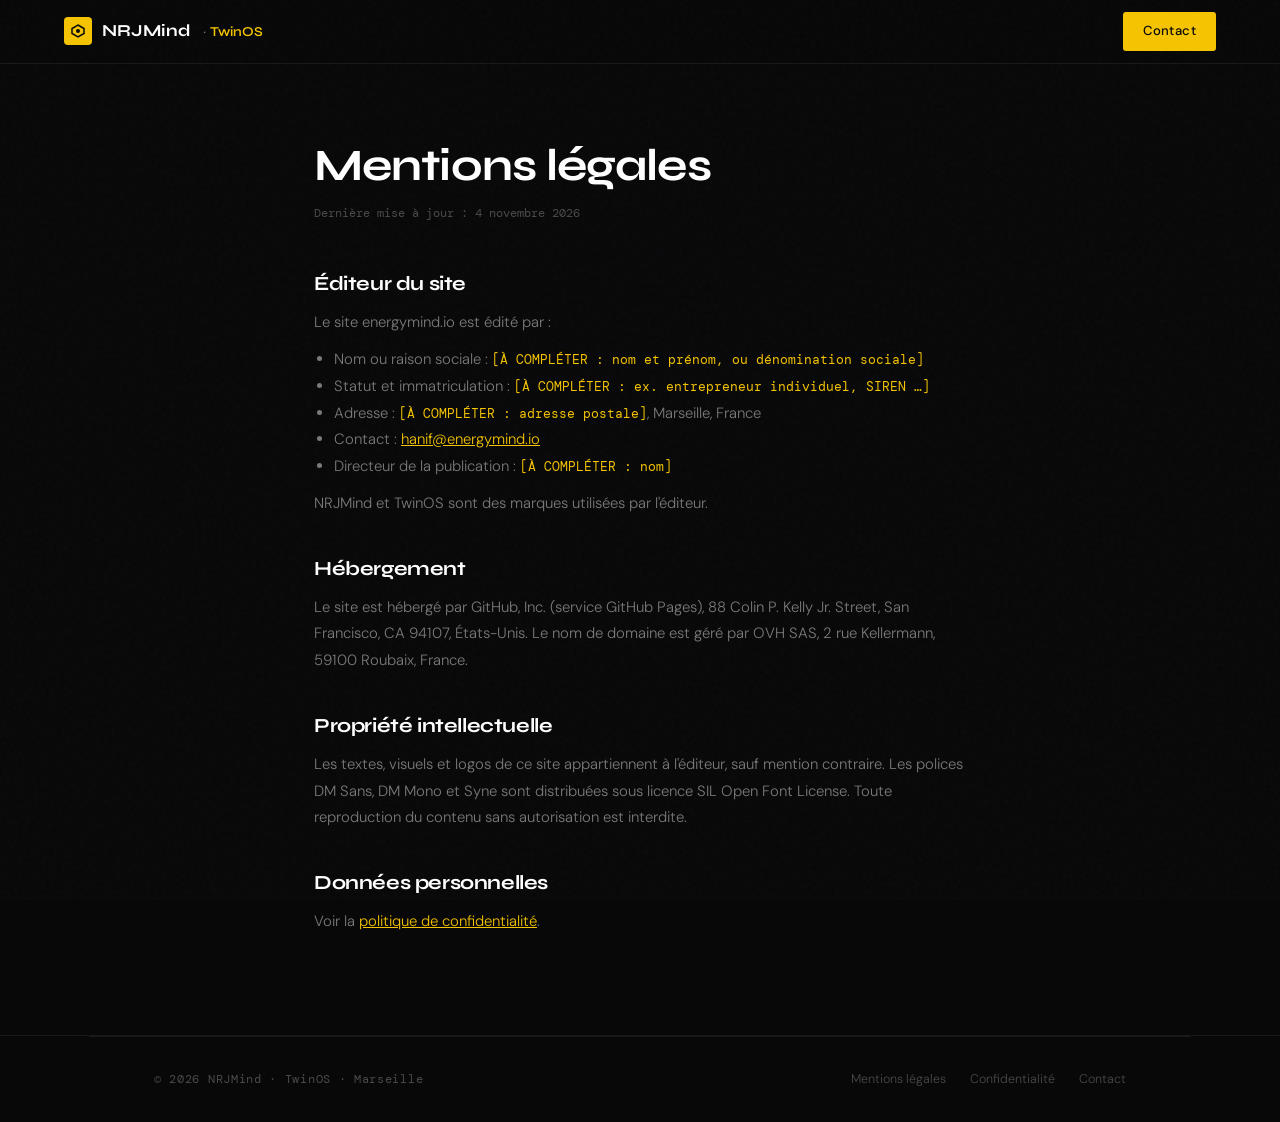
<file: mentions-legales.html>
<!DOCTYPE html>
<html lang="fr">
<head>
<meta charset="UTF-8">
<meta name="viewport" content="width=device-width, initial-scale=1.0">
<title>Mentions légales · NRJMind</title>
<meta name="robots" content="noindex">
<link rel="icon" href="data:image/svg+xml,%3Csvg xmlns='http://www.w3.org/2000/svg' viewBox='0 0 16 16'%3E%3Crect width='16' height='16' rx='3' fill='%23F5C400'/%3E%3Cpath d='M8 3L13 5.9V10.1L8 13L3 10.1V5.9L8 3Z' fill='none' stroke='%23080809' stroke-width='1.3'/%3E%3Ccircle cx='8' cy='8' r='1.7' fill='%23080809'/%3E%3C/svg%3E">
<link rel="stylesheet" href="style.css">
</head>
<body>
<nav>
  <a href="./" class="nav-logo" aria-label="NRJMind, accueil">
    <span class="logo-mark" aria-hidden="true"><svg width="16" height="16" viewBox="0 0 16 16" fill="none"><path d="M8 2L14 5.5V10.5L8 14L2 10.5V5.5L8 2Z" stroke="#080809" stroke-width="1.5"/><circle cx="8" cy="8" r="2" fill="#080809"/></svg></span>
    NRJMind <span class="product">· <b>TwinOS</b></span>
  </a>
  <a href="./#contact" class="nav-cta">Contact</a>
</nav>
<main class="legal"><div class="container">
<h1>Mentions légales</h1>
<p class="updated">Dernière mise à jour : 4 novembre 2026</p>
<h2>Éditeur du site</h2>
<p>Le site energymind.io est édité par :</p>
<ul>
  <li>Nom ou raison sociale : <span class="todo">[À COMPLÉTER : nom et prénom, ou dénomination sociale]</span></li>
  <li>Statut et immatriculation : <span class="todo">[À COMPLÉTER : ex. entrepreneur individuel, SIREN …]</span></li>
  <li>Adresse : <span class="todo">[À COMPLÉTER : adresse postale]</span>, Marseille, France</li>
  <li>Contact : <a href="mailto:hanif@energymind.io">hanif@energymind.io</a></li>
  <li>Directeur de la publication : <span class="todo">[À COMPLÉTER : nom]</span></li>
</ul>
<p>NRJMind et TwinOS sont des marques utilisées par l'éditeur.</p>

<h2>Hébergement</h2>
<p>Le site est hébergé par GitHub, Inc. (service GitHub Pages), 88 Colin P. Kelly Jr. Street, San Francisco, CA 94107, États-Unis. Le nom de domaine est géré par OVH SAS, 2 rue Kellermann, 59100 Roubaix, France.</p>

<h2>Propriété intellectuelle</h2>
<p>Les textes, visuels et logos de ce site appartiennent à l'éditeur, sauf mention contraire. Les polices DM Sans, DM Mono et Syne sont distribuées sous licence SIL Open Font License. Toute reproduction du contenu sans autorisation est interdite.</p>

<h2>Données personnelles</h2>
<p>Voir la <a href="confidentialite.html">politique de confidentialité</a>.</p>

</div></main>
<div style="border-top: 1px solid var(--line);">
  <footer>
    <div class="footer-left">© 2026 NRJMind · TwinOS · Marseille</div>
    <div class="footer-right">
      <a href="mentions-legales.html">Mentions légales</a>
      <a href="confidentialite.html">Confidentialité</a>
      <a href="./#contact">Contact</a>
    </div>
  </footer>
</div>
</body>
</html>
</file>
<file: style.css>
/* NRJMind / TwinOS — polices auto-hébergées (SIL Open Font License), aucun appel à un service tiers */
@font-face { font-family: 'DM Sans'; font-style: normal; font-weight: 300 500; font-display: swap; src: url(fonts/dmsans.woff2) format('woff2'); }
@font-face { font-family: 'DM Sans'; font-style: italic; font-weight: 300; font-display: swap; src: url(fonts/dmsans-italic.woff2) format('woff2'); }
@font-face { font-family: 'DM Mono'; font-style: normal; font-weight: 400; font-display: swap; src: url(fonts/dmmono-400.woff2) format('woff2'); }
@font-face { font-family: 'DM Mono'; font-style: normal; font-weight: 500; font-display: swap; src: url(fonts/dmmono-500.woff2) format('woff2'); }
@font-face { font-family: 'Syne'; font-style: normal; font-weight: 400 800; font-display: swap; src: url(fonts/syne.woff2) format('woff2'); }
:root {
  --gold: #F5C400;
  --gold-dim: rgba(245,196,0,0.12);
  --gold-border: rgba(245,196,0,0.3);
  --bg: #080809;
  --bg-2: #0e0e10;
  --bg-3: #141416;
  --bg-card: #111113;
  --line: rgba(255,255,255,0.07);
  --text: #e8e8e6;
  --text-muted: #7a7a78;
  --text-dim: #4a4a48;
  --white: #ffffff;
  --font-display: 'Syne', sans-serif;
  --font-body: 'DM Sans', sans-serif;
  --font-mono: 'DM Mono', monospace;
}

*, *::before, *::after { box-sizing: border-box; margin: 0; padding: 0; }

html { scroll-behavior: smooth; }

body {
  background: var(--bg);
  color: var(--text);
  font-family: var(--font-body);
  font-weight: 300;
  line-height: 1.7;
  overflow-x: hidden;
}

/* ─── NOISE TEXTURE OVERLAY ─── */
body::before {
  content: '';
  position: fixed;
  inset: 0;
  background-image: url("data:image/svg+xml,%3Csvg viewBox='0 0 256 256' xmlns='http://www.w3.org/2000/svg'%3E%3Cfilter id='n'%3E%3CfeTurbulence type='fractalNoise' baseFrequency='0.9' numOctaves='4' stitchTiles='stitch'/%3E%3C/filter%3E%3Crect width='100%25' height='100%25' filter='url(%23n)' opacity='1'/%3E%3C/svg%3E");
  opacity: 0.025;
  pointer-events: none;
  z-index: 9999;
}

/* ─── GRID LINES ─── */
.grid-bg {
  position: absolute;
  inset: 0;
  background-image:
    linear-gradient(var(--line) 1px, transparent 1px),
    linear-gradient(90deg, var(--line) 1px, transparent 1px);
  background-size: 60px 60px;
  mask-image: radial-gradient(ellipse 80% 60% at 50% 0%, black 40%, transparent 100%);
  pointer-events: none;
}

/* ─── NAV ─── */
nav {
  position: fixed;
  top: 0; left: 0; right: 0;
  z-index: 100;
  display: flex;
  align-items: center;
  justify-content: space-between;
  padding: 0 5%;
  height: 64px;
  background: rgba(8,8,9,0.85);
  backdrop-filter: blur(12px);
  border-bottom: 1px solid var(--line);
}

.nav-logo {
  display: flex;
  align-items: center;
  gap: 10px;
  font-family: var(--font-display);
  font-weight: 700;
  font-size: 1.05rem;
  letter-spacing: 0.01em;
  color: var(--white);
  text-decoration: none;
}

.nav-logo .logo-mark {
  width: 28px; height: 28px;
  background: var(--gold);
  display: flex; align-items: center; justify-content: center;
  border-radius: 4px;
}

.nav-links {
  display: flex;
  gap: 32px;
  list-style: none;
}

.nav-links a {
  font-size: 0.82rem;
  font-weight: 400;
  color: var(--text-muted);
  text-decoration: none;
  letter-spacing: 0.04em;
  text-transform: uppercase;
  transition: color 0.2s;
}

.nav-links a:hover { color: var(--gold); }

.nav-cta {
  font-size: 0.82rem;
  font-weight: 500;
  color: var(--bg);
  background: var(--gold);
  padding: 8px 20px;
  border-radius: 3px;
  text-decoration: none;
  letter-spacing: 0.03em;
  transition: opacity 0.2s;
}
.nav-cta:hover { opacity: 0.88; }

/* ─── SECTIONS COMMON ─── */
section { position: relative; }

.container {
  max-width: 1100px;
  margin: 0 auto;
  padding: 0 5%;
}

.label {
  font-family: var(--font-mono);
  font-size: 0.72rem;
  letter-spacing: 0.14em;
  text-transform: uppercase;
  color: var(--gold);
  margin-bottom: 20px;
  display: flex;
  align-items: center;
  gap: 10px;
}
.label::before {
  content: '';
  display: inline-block;
  width: 24px; height: 1px;
  background: var(--gold);
}

h2 {
  font-family: var(--font-display);
  font-size: clamp(1.8rem, 3.5vw, 2.6rem);
  font-weight: 700;
  line-height: 1.15;
  color: var(--white);
  letter-spacing: -0.02em;
}

/* ─── HERO ─── */
#hero {
  min-height: 100vh;
  display: flex;
  flex-direction: column;
  justify-content: center;
  padding-top: 80px;
  overflow: hidden;
}

.hero-inner {
  position: relative;
  z-index: 2;
  padding: 100px 5%;
  max-width: 1100px;
  margin: 0 auto;
  width: 100%;
}

.hero-tag {
  font-family: var(--font-mono);
  font-size: 0.72rem;
  letter-spacing: 0.16em;
  text-transform: uppercase;
  color: var(--gold);
  border: 1px solid var(--gold-border);
  background: var(--gold-dim);
  display: inline-block;
  padding: 6px 14px;
  border-radius: 2px;
  margin-bottom: 36px;
}

.hero-title {
  font-family: var(--font-display);
  font-size: clamp(2.2rem, 5vw, 3.9rem);
  font-weight: 800;
  line-height: 1.05;
  letter-spacing: -0.03em;
  color: var(--white);
  max-width: 980px;
  margin-bottom: 28px;
}

.hero-title .accent { color: var(--gold); }

.hero-sub {
  font-size: clamp(1rem, 1.6vw, 1.2rem);
  color: var(--text-muted);
  max-width: 520px;
  line-height: 1.75;
  margin-bottom: 48px;
  font-weight: 300;
}

.hero-actions {
  display: flex;
  align-items: center;
  gap: 20px;
  flex-wrap: wrap;
}

.btn-primary {
  display: inline-flex;
  align-items: center;
  gap: 10px;
  background: var(--gold);
  color: var(--bg);
  font-family: var(--font-display);
  font-weight: 600;
  font-size: 0.9rem;
  padding: 14px 28px;
  border-radius: 3px;
  text-decoration: none;
  letter-spacing: 0.02em;
  transition: opacity 0.2s, transform 0.2s;
}
.btn-primary:hover { opacity: 0.88; transform: translateY(-1px); }

.btn-ghost {
  display: inline-flex;
  align-items: center;
  gap: 8px;
  color: var(--text-muted);
  font-size: 0.85rem;
  text-decoration: none;
  transition: color 0.2s;
}
.btn-ghost:hover { color: var(--white); }

.hero-stats {
  display: flex;
  gap: 48px;
  margin-top: 80px;
  padding-top: 40px;
  border-top: 1px solid var(--line);
  flex-wrap: wrap;
}

.stat-num {
  font-family: var(--font-display);
  font-size: 2rem;
  font-weight: 800;
  color: var(--gold);
  line-height: 1;
  margin-bottom: 6px;
}

.stat-label {
  font-size: 0.78rem;
  color: var(--text-muted);
  letter-spacing: 0.05em;
  text-transform: uppercase;
}

/* Vertical lines decoration */
.hero-deco {
  position: absolute;
  right: 0; top: 0; bottom: 0;
  width: 40%;
  pointer-events: none;
  overflow: hidden;
  opacity: 0.35;
}

.hero-deco-inner {
  position: absolute;
  right: -40px;
  top: 50%;
  transform: translateY(-50%);
  width: 420px;
  height: 420px;
}

/* ─── PROBLEM ─── */
#problem {
  padding: 100px 0;
  background: var(--bg-2);
  border-top: 1px solid var(--line);
  border-bottom: 1px solid var(--line);
}

.problem-inner {
  display: grid;
  grid-template-columns: 1fr 1fr;
  gap: 80px;
  align-items: center;
}

.problem-quote {
  font-family: var(--font-display);
  font-size: clamp(1.4rem, 2.5vw, 1.9rem);
  font-weight: 700;
  line-height: 1.35;
  color: var(--white);
  letter-spacing: -0.02em;
  position: relative;
  padding-left: 28px;
}

.problem-quote::before {
  content: '';
  position: absolute;
  left: 0; top: 4px; bottom: 4px;
  width: 3px;
  background: var(--gold);
  border-radius: 2px;
}

.problem-body {
  font-size: 0.95rem;
  color: var(--text-muted);
  line-height: 1.8;
}

.problem-points {
  margin-top: 28px;
  display: flex;
  flex-direction: column;
  gap: 16px;
}

.problem-point {
  display: flex;
  align-items: flex-start;
  gap: 14px;
  font-size: 0.9rem;
  color: var(--text-muted);
}

.problem-point .dot {
  width: 6px; height: 6px;
  border-radius: 50%;
  background: var(--gold);
  flex-shrink: 0;
  margin-top: 8px;
}

/* ─── SOLUTION ─── */
#solution {
  padding: 110px 0;
}

.solution-header {
  text-align: center;
  max-width: 580px;
  margin: 0 auto 70px;
}

.solution-header .label { justify-content: center; }
.solution-header .label::before { display: none; }
.solution-header .label::after {
  content: '';
  display: inline-block;
  width: 24px; height: 1px;
  background: var(--gold);
}

.pillars {
  display: grid;
  grid-template-columns: repeat(3, 1fr);
  gap: 2px;
}

.pillar {
  background: var(--bg-card);
  border: 1px solid var(--line);
  padding: 44px 36px;
  position: relative;
  overflow: hidden;
  transition: border-color 0.3s;
}

.pillar:hover { border-color: var(--gold-border); }

.pillar::after {
  content: '';
  position: absolute;
  bottom: 0; left: 0; right: 0;
  height: 2px;
  background: var(--gold);
  transform: scaleX(0);
  transform-origin: left;
  transition: transform 0.4s ease;
}
.pillar:hover::after { transform: scaleX(1); }

.pillar-num {
  font-family: var(--font-mono);
  font-size: 0.65rem;
  letter-spacing: 0.12em;
  color: var(--text-dim);
  margin-bottom: 24px;
}

.pillar-icon {
  width: 44px; height: 44px;
  margin-bottom: 24px;
  color: var(--gold);
}

.pillar h3 {
  font-family: var(--font-display);
  font-size: 1.05rem;
  font-weight: 700;
  color: var(--white);
  margin-bottom: 14px;
  letter-spacing: -0.01em;
  line-height: 1.3;
}

.pillar p {
  font-size: 0.875rem;
  color: var(--text-muted);
  line-height: 1.75;
}

/* ─── GMAO ─── */
#gmao {
  padding: 100px 0;
  background: var(--bg-2);
  border-top: 1px solid var(--line);
  border-bottom: 1px solid var(--line);
}

.gmao-inner {
  display: grid;
  grid-template-columns: 1fr 1fr;
  gap: 80px;
  align-items: center;
}

.gmao-visual {
  position: relative;
}

.gmao-diagram {
  background: var(--bg-card);
  border: 1px solid var(--line);
  border-radius: 4px;
  padding: 32px;
  font-family: var(--font-mono);
  font-size: 0.78rem;
}

.diag-row {
  display: flex;
  align-items: center;
  gap: 16px;
  padding: 14px 0;
  border-bottom: 1px solid var(--line);
  color: var(--text-muted);
}
.diag-row:last-child { border-bottom: none; }

.diag-badge {
  font-size: 0.65rem;
  padding: 3px 8px;
  border-radius: 2px;
  flex-shrink: 0;
  letter-spacing: 0.08em;
}
.diag-badge.gmao-tag { background: rgba(255,255,255,0.07); color: #888; }
.diag-badge.em-tag { background: var(--gold-dim); color: var(--gold); border: 1px solid var(--gold-border); }

.diag-arrow {
  color: var(--gold);
  flex-shrink: 0;
}

.gmao-content p {
  font-size: 0.95rem;
  color: var(--text-muted);
  line-height: 1.8;
  margin-bottom: 20px;
}

.gmao-points {
  display: flex;
  flex-direction: column;
  gap: 14px;
  margin-top: 28px;
}

.gmao-point {
  display: flex;
  align-items: center;
  gap: 12px;
  font-size: 0.88rem;
  color: var(--text);
}

.gmao-point svg { color: var(--gold); flex-shrink: 0; }

/* ─── HOW IT WORKS ─── */
#how {
  padding: 110px 0;
}

.how-header {
  text-align: center;
  max-width: 520px;
  margin: 0 auto 72px;
}

.pipeline {
  position: relative;
  display: grid;
  grid-template-columns: repeat(4, 1fr);
  gap: 0;
}

/* Horizontal connector line */
.pipeline::before {
  content: '';
  position: absolute;
  top: 52px;
  left: calc(12.5% + 24px);
  right: calc(12.5% + 24px);
  height: 1px;
  background: linear-gradient(90deg, var(--gold) 0%, rgba(245,196,0,0.3) 50%, var(--gold) 100%);
  z-index: 0;
}

.step {
  position: relative;
  z-index: 1;
  padding: 0 20px;
  text-align: center;
}

.step-num-wrap {
  width: 52px; height: 52px;
  border-radius: 50%;
  background: var(--bg);
  border: 1px solid var(--gold);
  display: flex; align-items: center; justify-content: center;
  margin: 0 auto 24px;
  position: relative;
}

.step-num {
  font-family: var(--font-mono);
  font-size: 0.75rem;
  font-weight: 500;
  color: var(--gold);
}

.step-icon {
  width: 20px; height: 20px;
  color: var(--gold);
}

.step h4 {
  font-family: var(--font-display);
  font-size: 0.9rem;
  font-weight: 700;
  color: var(--white);
  margin-bottom: 10px;
  line-height: 1.3;
}

.step p {
  font-size: 0.8rem;
  color: var(--text-muted);
  line-height: 1.7;
}

.step-connector {
  position: absolute;
  top: 26px;
  right: -16px;
  color: var(--gold-border);
  z-index: 2;
}

/* ─── CTA FINAL ─── */
#contact {
  padding: 110px 0;
  background: var(--bg-2);
  border-top: 1px solid var(--line);
}

.contact-inner {
  display: grid;
  grid-template-columns: 1fr 1fr;
  gap: 80px;
  align-items: start;
}

.contact-content h2 { margin-bottom: 20px; }

.contact-content p {
  font-size: 0.95rem;
  color: var(--text-muted);
  line-height: 1.8;
  margin-bottom: 36px;
}

.contact-info {
  display: flex;
  flex-direction: column;
  gap: 14px;
}

.info-item {
  display: flex;
  align-items: center;
  gap: 12px;
  font-size: 0.85rem;
  color: var(--text-muted);
}

.info-item svg { color: var(--gold); }

.contact-form {
  background: var(--bg-card);
  border: 1px solid var(--line);
  padding: 44px 40px;
  border-radius: 4px;
}

.form-row {
  display: grid;
  grid-template-columns: 1fr 1fr;
  gap: 16px;
  margin-bottom: 16px;
}

.form-group {
  display: flex;
  flex-direction: column;
  gap: 8px;
  margin-bottom: 16px;
}

label {
  font-family: var(--font-mono);
  font-size: 0.68rem;
  letter-spacing: 0.12em;
  text-transform: uppercase;
  color: var(--text-dim);
}

input, textarea {
  background: var(--bg-3);
  border: 1px solid var(--line);
  border-radius: 3px;
  padding: 12px 14px;
  color: var(--text);
  font-family: var(--font-body);
  font-size: 0.88rem;
  outline: none;
  transition: border-color 0.2s;
  width: 100%;
}

input:focus, textarea:focus { border-color: var(--gold-border); }
input::placeholder, textarea::placeholder { color: var(--text-dim); }

textarea {
  resize: vertical;
  min-height: 100px;
}

.form-submit {
  width: 100%;
  background: var(--gold);
  color: var(--bg);
  border: none;
  padding: 14px 24px;
  font-family: var(--font-display);
  font-weight: 700;
  font-size: 0.9rem;
  letter-spacing: 0.03em;
  cursor: pointer;
  border-radius: 3px;
  margin-top: 8px;
  transition: opacity 0.2s, transform 0.2s;
  display: flex;
  align-items: center;
  justify-content: center;
  gap: 8px;
}
.form-submit:hover { opacity: 0.88; transform: translateY(-1px); }

.form-note {
  text-align: center;
  font-size: 0.72rem;
  color: var(--text-dim);
  margin-top: 14px;
  font-family: var(--font-mono);
}

/* ─── FOOTER ─── */
footer {
  padding: 32px 5%;
  border-top: 1px solid var(--line);
  display: flex;
  align-items: center;
  justify-content: space-between;
  max-width: 1100px;
  margin: 0 auto;
}

.footer-left {
  font-family: var(--font-mono);
  font-size: 0.72rem;
  color: var(--text-dim);
  letter-spacing: 0.06em;
}

.footer-right {
  display: flex;
  gap: 24px;
}

.footer-right a {
  font-size: 0.78rem;
  color: var(--text-dim);
  text-decoration: none;
  transition: color 0.2s;
}
.footer-right a:hover { color: var(--gold); }

/* ─── ANIMATIONS ─── */
@keyframes fadeUp {
  from { opacity: 0; transform: translateY(24px); }
  to { opacity: 1; transform: translateY(0); }
}

@keyframes pulse-gold {
  0%, 100% { opacity: 0.6; }
  50% { opacity: 1; }
}

.hero-inner > * { animation: fadeUp 0.7s ease both; }
.hero-tag { animation-delay: 0.1s; }
.hero-title { animation-delay: 0.2s; }
.hero-sub { animation-delay: 0.32s; }
.hero-actions { animation-delay: 0.44s; }
.hero-stats { animation-delay: 0.56s; }

/* ─── SCROLL REVEAL ─── */
.reveal {
  opacity: 0;
  transform: translateY(20px);
  transition: opacity 0.6s ease, transform 0.6s ease;
}
.reveal.visible {
  opacity: 1;
  transform: translateY(0);
}

/* ─── RESPONSIVE ─── */
@media (max-width: 900px) {
  .nav-links { display: none; }
  .problem-inner,
  .gmao-inner,
  .contact-inner { grid-template-columns: 1fr; gap: 40px; }
  .pillars { grid-template-columns: 1fr; }
  .pipeline {
    grid-template-columns: 1fr 1fr;
    gap: 40px;
  }
  .pipeline::before { display: none; }
  .step-connector { display: none; }
  .form-row { grid-template-columns: 1fr; }
  footer { flex-direction: column; gap: 16px; text-align: center; }
  .hero-stats { gap: 28px; }
}

@media (max-width: 540px) {
  .pipeline { grid-template-columns: 1fr; }
  .hero-actions { flex-direction: column; align-items: flex-start; }
  .contact-form { padding: 28px 22px; }
}

/* ─── TICKER ─── */
.ticker-wrap {
  overflow: hidden;
  border-top: 1px solid var(--line);
  border-bottom: 1px solid var(--line);
  background: var(--bg-2);
  padding: 12px 0;
}

.ticker {
  display: flex;
  gap: 0;
  animation: ticker-scroll 28s linear infinite;
  white-space: nowrap;
}

.ticker-item {
  font-family: var(--font-mono);
  font-size: 0.7rem;
  letter-spacing: 0.1em;
  text-transform: uppercase;
  color: var(--text-dim);
  padding: 0 40px;
  display: inline-flex;
  align-items: center;
  gap: 16px;
}

.ticker-item .sep {
  color: var(--gold);
  opacity: 0.5;
}

@keyframes ticker-scroll {
  from { transform: translateX(0); }
  to { transform: translateX(-50%); }
}

/* Success state */
.form-success {
  display: none;
  text-align: center;
  padding: 40px 20px;
}

.form-success.show { display: block; }

.success-icon {
  width: 56px; height: 56px;
  background: var(--gold-dim);
  border: 1px solid var(--gold-border);
  border-radius: 50%;
  display: flex; align-items: center; justify-content: center;
  margin: 0 auto 20px;
}

.success-title {
  font-family: var(--font-display);
  font-size: 1.2rem;
  font-weight: 700;
  color: var(--white);
  margin-bottom: 10px;
}

.success-text {
  font-size: 0.88rem;
  color: var(--text-muted);
}

/* ─── AJOUTS TWINOS ─── */
a { color: inherit; }
:focus-visible { outline: 2px solid var(--gold); outline-offset: 3px; }
.nav-logo .product { color: var(--text-muted); font-weight: 400; font-size: 0.85rem; margin-left: 2px; }
.nav-logo .product b { color: var(--gold); font-weight: 600; }
.stat-num.small { font-size: 1.35rem; padding-top: 6px; }

/* Pour qui */
#audiences { padding: 100px 0; background: var(--bg-2); border-top: 1px solid var(--line); border-bottom: 1px solid var(--line); }
.section-head { max-width: 640px; margin-bottom: 56px; }
.section-head p { color: var(--text-muted); margin-top: 18px; font-size: 0.95rem; }
.audience-grid { display: grid; grid-template-columns: repeat(4, 1fr); gap: 2px; }
.audience { background: var(--bg-card); border: 1px solid var(--line); padding: 32px 28px; transition: border-color 0.3s; }
.audience:hover { border-color: var(--gold-border); }
.audience .tag { font-family: var(--font-mono); font-size: 0.65rem; letter-spacing: 0.12em; text-transform: uppercase; color: var(--gold); margin-bottom: 14px; display: block; }
.audience h3 { font-family: var(--font-display); font-size: 1rem; font-weight: 700; color: var(--white); line-height: 1.3; margin-bottom: 12px; }
.audience p { font-size: 0.85rem; color: var(--text-muted); line-height: 1.7; }

/* Pilote */
#pilote { padding: 110px 0; }
.pilot-grid { display: grid; grid-template-columns: 1fr 1fr; gap: 2px; margin-top: 8px; }
.pilot-card { background: var(--bg-card); border: 1px solid var(--line); padding: 40px 36px; }
.pilot-card.give { border-color: var(--gold-border); }
.pilot-card h3 { font-family: var(--font-display); font-size: 1.1rem; font-weight: 700; color: var(--white); margin-bottom: 20px; }
.check-list { list-style: none; display: flex; flex-direction: column; gap: 12px; }
.check-list li { display: flex; gap: 12px; align-items: flex-start; font-size: 0.9rem; color: var(--text); }
.check-list li::before { content: ''; flex-shrink: 0; width: 6px; height: 6px; border-radius: 50%; background: var(--gold); margin-top: 9px; }
.honesty { margin-top: 40px; padding: 24px 28px; border-left: 3px solid var(--gold); background: var(--gold-dim); font-size: 0.9rem; color: var(--text); line-height: 1.75; }
.honesty strong { color: var(--white); font-weight: 500; }

/* FAQ */
#faq { padding: 100px 0; background: var(--bg-2); border-top: 1px solid var(--line); }
.faq-list { max-width: 780px; display: flex; flex-direction: column; gap: 2px; }
.faq-list details { background: var(--bg-card); border: 1px solid var(--line); padding: 0 24px; }
.faq-list details[open] { border-color: var(--gold-border); }
.faq-list summary { cursor: pointer; list-style: none; padding: 20px 0; font-family: var(--font-display); font-weight: 600; color: var(--white); font-size: 0.98rem; display: flex; justify-content: space-between; gap: 16px; }
.faq-list summary::-webkit-details-marker { display: none; }
.faq-list summary::after { content: '+'; color: var(--gold); font-family: var(--font-mono); flex-shrink: 0; }
.faq-list details[open] summary::after { content: '−'; }
.faq-list details p { padding: 0 0 22px; font-size: 0.9rem; color: var(--text-muted); line-height: 1.8; }

/* Formulaire */
select { background: var(--bg-3); border: 1px solid var(--line); border-radius: 3px; padding: 12px 14px; color: var(--text); font-family: var(--font-body); font-size: 0.88rem; outline: none; width: 100%; }
select:focus { border-color: var(--gold-border); }
.info-item a { color: var(--text); text-decoration: none; border-bottom: 1px solid var(--gold-border); }
.info-item a:hover { color: var(--gold); }

/* Pages légales */
.legal { padding: 140px 0 100px; }
.legal .container { max-width: 780px; }
.legal h1 { font-family: var(--font-display); font-size: clamp(2rem, 4vw, 2.8rem); color: var(--white); letter-spacing: -0.02em; margin-bottom: 12px; line-height: 1.15; }
.legal .updated { font-family: var(--font-mono); font-size: 0.72rem; color: var(--text-dim); margin-bottom: 48px; }
.legal h2 { font-size: 1.25rem; margin: 40px 0 14px; }
.legal p, .legal li { color: var(--text-muted); font-size: 0.93rem; line-height: 1.8; }
.legal ul { padding-left: 20px; margin: 10px 0; }
.legal a { color: var(--gold); }
.legal .todo { color: var(--gold); font-family: var(--font-mono); font-size: 0.85em; }

@media (max-width: 900px) {
  .audience-grid { grid-template-columns: 1fr 1fr; }
  .pilot-grid { grid-template-columns: 1fr; }
}
@media (max-width: 540px) {
  .audience-grid { grid-template-columns: 1fr; }
  .nav-cta { padding: 8px 12px; font-size: 0.75rem; }
  .nav-logo .product { display: none; }
  .hero-deco { display: none; }
  .pillar, .pilot-card { padding: 32px 24px; }
}
@media (prefers-reduced-motion: reduce) {
  *, *::before, *::after { animation: none !important; transition: none !important; }
  .reveal { opacity: 1; transform: none; }
  html { scroll-behavior: auto; }
}
</file>
